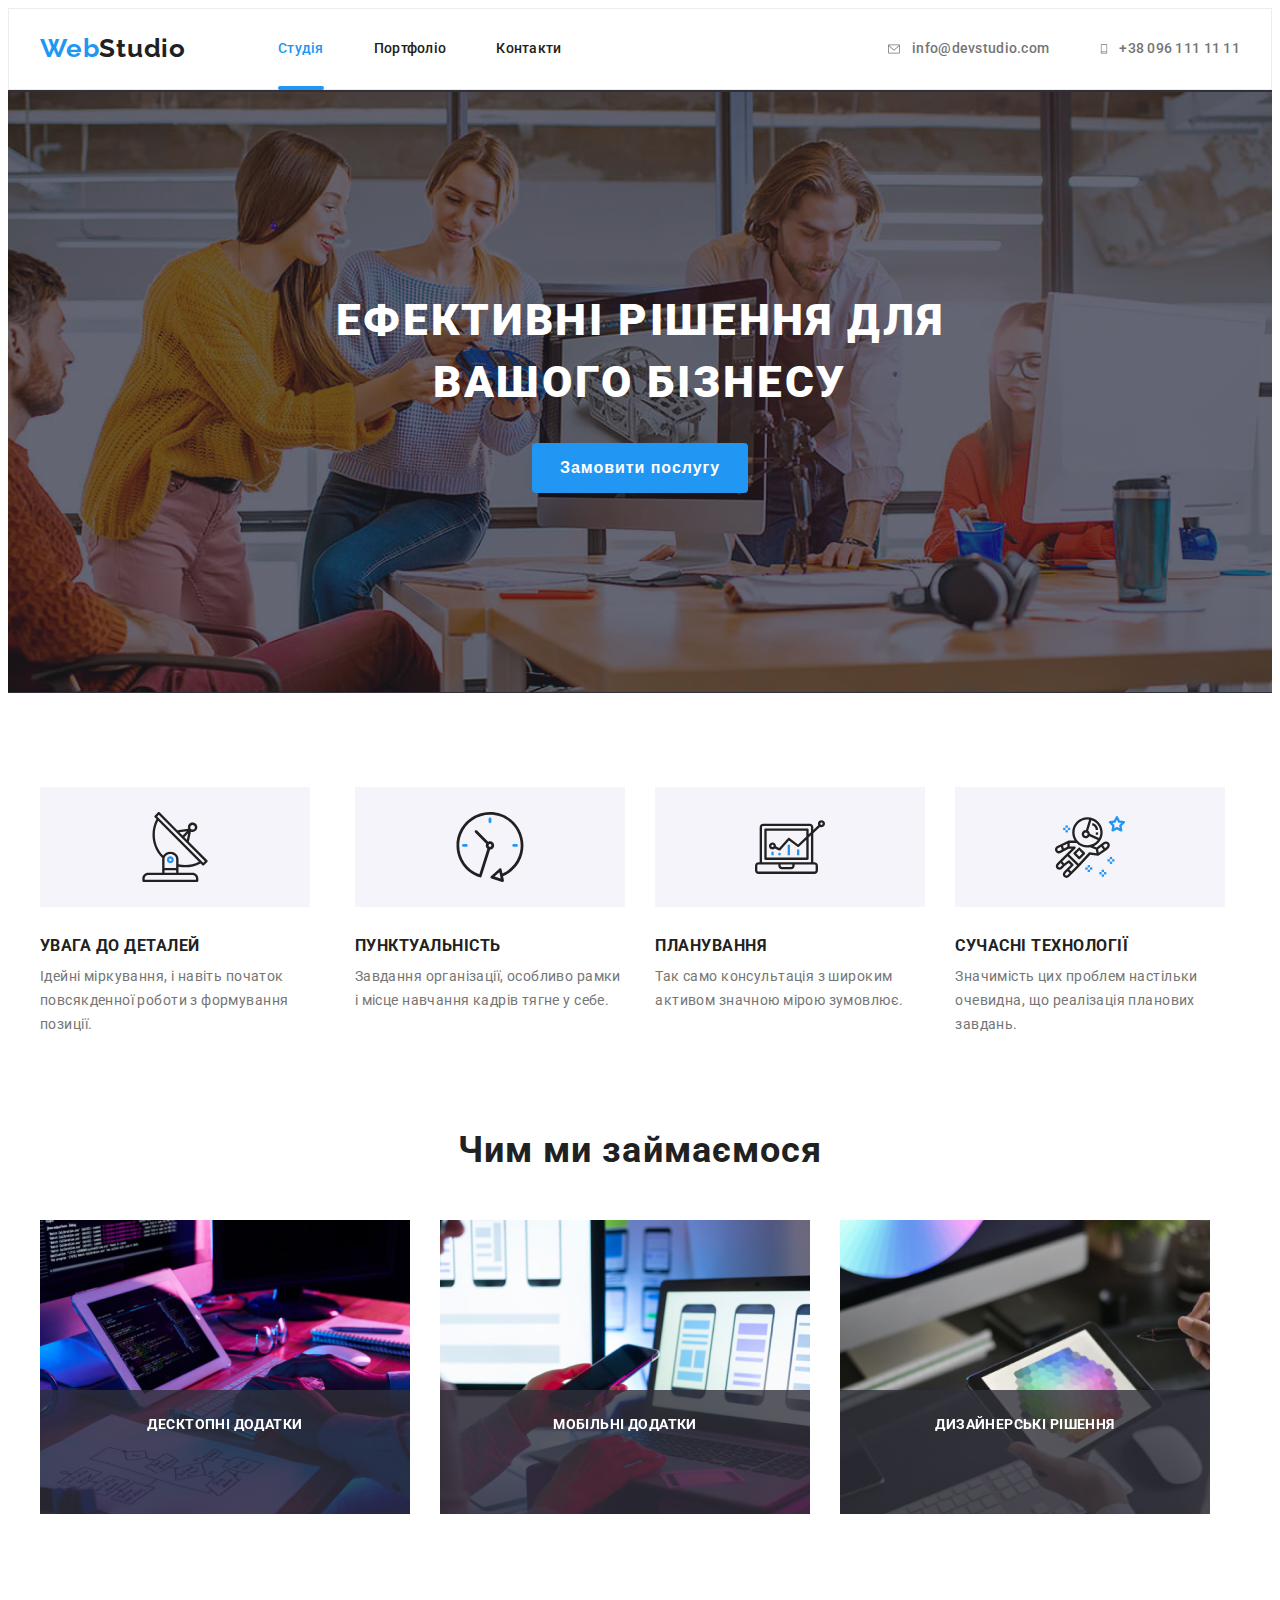
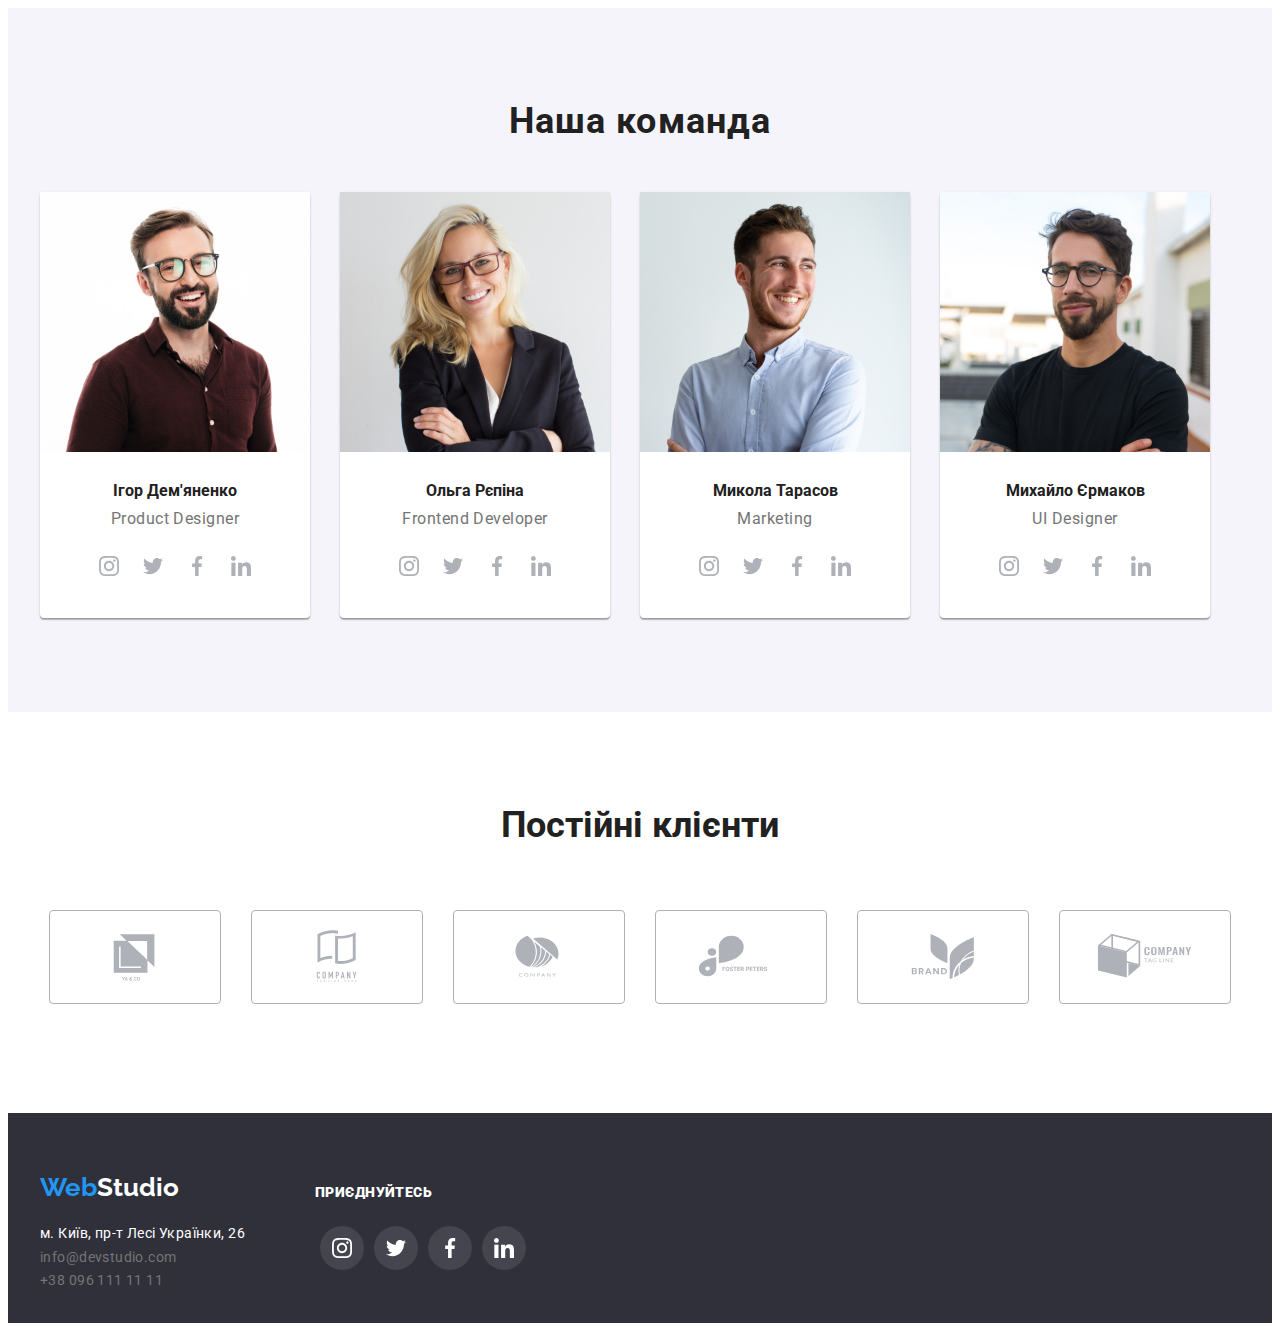
<file: index.html>
<!DOCTYPE html>
<html lang="uk">
  <head>
    <meta charset="UTF-8" />
    <meta http-equiv="X-UA-Compatible" content="IE=edge" />
    <meta name="viewport" content="width=device-width, initial-scale=1.0" />
    <title>Web Studio</title>
    <link rel="preconnect" href="https://fonts.googleapis.com" />
    <link rel="preconnect" href="https://fonts.gstatic.com" crossorigin />
    <link
      href="https://fonts.googleapis.com/css2?family=Raleway:wght@700&family=Roboto:wght@400;500;700;900&display=swap"
      rel="stylesheet"
    />
    <link
      rel="stylesheet"
      href="https://cdnjs.cloudflare.com/ajax/libs/modern-normalize/1.1.0/modern-normalize.min.css"
      integrity="sha512-wpPYUAdjBVSE4KJnH1VR1HeZfpl1ub8YT/NKx4PuQ5NmX2tKuGu6U/JRp5y+Y8XG2tV+wKQpNHVUX03MfMFn9Q=="
      crossorigin="anonymous"
      referrerpolicy="no-referrer"
    />
    <link rel="stylesheet" href="./css/style.css" />
  </head>

  <body>
    <header class="header">
      <div class="header-wrapper container">
        <nav class="header-nav">
          <a lang="en" href="./index.html" class="header-logo"
            ><span class="logo-color">Web</span>Studio</a
          >

          <ul class="header-list list">
            <li class="header-item curret">
              <a href="./index.html" class="header-link curret-page">Студія</a>
            </li>
            <li class="header-item">
              <a href="./portfolio.html" class="header-link link">Портфоліо</a>
            </li>
            <li class="header-item">
              <a href="" class="header-link link">Контакти</a>
            </li>
          </ul>
        </nav>
        <ul class="header-contact-list list">
          <li class="header-item-mail">
            <a href="mailto:info@devstudio.com" class="header-contact link">
              <svg class="icon-mail" height="12px"
              width="16px" > 
                <use href="./images/icons.svg#icon-envelope"></use>
              </svg> 
              info@devstudio.com</a>
          </li>
          <li class="header-item-contact">
            <a href="tel:+380961111111" class="header-contact link">
              <svg class="icon-phone" height="16px" width="10px">
                <use href="./images/icons.svg#icon-smartphone" ></use>
              </svg>
               +38 096 111 11 11</a
            >
          </li>
        </ul>
      </div>
    </header>
    <main>
      <section class="hero section">
        <div class="hero-wrapper container">
          <h1 class="hero-title">Ефективні рішення для вашого бізнесу</h1>
          <button type="button" class="hero-btn" data-modal-open>Замовити послугу</button>
        </div>
        <div class="backdrop is-hidden" data-modal>
          <div class="modal">
            <button type="button" class="modal-btn" data-modal-close>
              <svg class="close-btn-modal" >
                <use href="./images/icons.svg#icon-close" ></use>
              </svg>
            </button>
          </div>
        </div>
      </section>
      <section class="about section">
        <div class="about-wrapper container">
          <h2 class="visually-hidden">Переваги</h2>
          <ul class="about-list list">
            <li class="about-item">
              <div class="about-icons">
                <svg height="70" width="70" >
                  <use href="./images/icons.svg#icon-antenna"></use>
                </svg>
              </div>
              <h3 class="about-title">УВАГА ДО ДЕТАЛЕЙ</h3>
              <p class="about-text">
                Ідейні міркування, і навіть початок повсякденної роботи з
                формування позиції.
              </p>
            </li>
            <li class="about-item">
              <div class="about-icons">
                <svg height="70" width="70" >
                  <use href="./images/icons.svg#icon-clock"></use>
                </svg>
              </div>
              <h3 class="about-title">ПУНКТУАЛЬНІСТЬ</h3>
              <p class="about-text">
                Завдання організації, особливо рамки і місце навчання кадрів
                тягне у себе.
              </p>
            </li>
            <li class="about-item">
              <div class="about-icons">
                <svg height="70" width="70" >
                  <use href="./images/icons.svg#icon-diagram"></use>
                </svg>
              </div>
              <h3 class="about-title">ПЛАНУВАННЯ</h3>
              <p class="about-text">
                Так само консультація з широким активом значною мірою зумовлює.
              </p>
            </li>
            <li class="about-item">
              <div class="about-icons">
                <svg height="70" width="70" >
                  <use href="./images/icons.svg#icon-astronaut"></use>
                </svg>
              </div>
              <h3 class="about-title">СУЧАСНІ ТЕХНОЛОГІЇ</h3>
              <p class="about-text">
                Значимість цих проблем настільки очевидна, що реалізація
                планових завдань.
              </p>
            </li>
          </ul>
        </div>
      </section>
      <section class="work section">
        <div class="work-wrapper container">
          <h2 class="work-title">Чим ми займаємося</h2>
          <ul class="work-list list">
            <li class="work-item">
                <img src="./images/box1.jpg" alt="Десктопні додатки" width="370" />
                <p class="work-description" >Десктопні додатки</p>
            </li>
            <li class="work-item">
              <img
                src="./images/box2.jpg"
                alt="Мобільні додатки"
                width="370"
              />
              <p class="work-description" >Мобільні додатки</p>
            </li>
            <li class="work-item">
              <img src="./images/box3.jpg" alt="Дизайнерські рішення" width="370" />
              <p class="work-description" >Дизайнерські рішення</p>
            </li>
          </ul>
        </div>
      </section>
      <section class="team section">
        <div class="team-wrapper container">
          <h2 class="team-title">Наша команда</h2>
          <ul class="team-list list">
            <li class="team-img">
              <img
                class="img-wrapper"
                src="./images/img1.jpg"
                alt="Фото Ігор Дем'яненко"
                width="270"
              />
              <div class="team-text-wrapper">
                <h3 class="team-pearson">Ігор Дем'яненко</h3>
                <p class="team-description">Product Designer</p>
                <div>
                  <ul class="team-social list" >
                    <li>
                      <a href="" class="social-link">
                        <svg class="team-icon-social" height="20px" width="20px" >
                          <use href="./images/icons.svg#icon-instagram" ></use>
                        </svg>
                      </a>
                    </li>
                    <li>
                      <a href="" class="social-link">
                        <svg class="team-icon-social" height="20px" width="20px" >
                          <use href="./images/icons.svg#icon-twitter" ></use>
                        </svg>
                      </a>
                    </li>
                    <li>
                      <a href="" class="social-link">
                        <svg class="team-icon-social" height="20px" width="20px" >
                          <use href="./images/icons.svg#icon-facebook" ></use>
                        </svg>
                      </a>
                    </li>
                    <li>
                      <a href="" class="social-link">
                        <svg class="team-icon-social" height="20px" width="20px" >
                          <use href="./images/icons.svg#icon-linkedin" ></use>
                        </svg>
                      </a>
                    </li>
                  </ul>
                </div>
              </div>
            </li>
            <li class="team-img">
              <img
                class="img-wrapper"
                src="./images/img2.jpg"
                alt="Фото Ольга Рєпіна"
                width="270"
              />
              <div class="team-text-wrapper">
                <h3 class="team-pearson">Ольга Рєпіна</h3>
                <p class="team-description">Frontend Developer</p>
                <div>
                  <ul class="team-social list" >
                    <li>
                      <a href="" class="social-link">
                        <svg class="team-icon-social" height="20px" width="20px" >
                          <use href="./images/icons.svg#icon-instagram" ></use>
                        </svg>
                      </a>
                    </li>
                    <li>
                      <a href="" class="social-link">
                        <svg class="team-icon-social" height="20px" width="20px" >
                          <use href="./images/icons.svg#icon-twitter" ></use>
                        </svg>
                      </a>
                    </li>
                    <li>
                      <a href="" class="social-link">
                        <svg class="team-icon-social" height="20px" width="20px" >
                          <use href="./images/icons.svg#icon-facebook" ></use>
                        </svg>
                      </a>
                    </li>
                    <li>
                      <a href="" class="social-link">
                        <svg class="team-icon-social" height="20px" width="20px" >
                          <use href="./images/icons.svg#icon-linkedin" ></use>
                        </svg>
                      </a>
                    </li>
                  </ul>
                </div>
              </div>
            </li>
            <li class="team-img">
              <img
                class="img-wrapper"
                src="./images/img3.jpg"
                alt="Фото Микола Тарасов"
                width="270"
              />
              <div class="team-text-wrapper">
                <h3 class="team-pearson">Микола Тарасов</h3>
                <p class="team-description">Marketing</p>
                <div>
                  <ul class="team-social list" >
                    <li>
                      <a href="" class="social-link">
                        <svg class="team-icon-social" height="20px" width="20px" >
                          <use href="./images/icons.svg#icon-instagram" ></use>
                        </svg>
                      </a>
                    </li>
                    <li>
                      <a href="" class="social-link">
                        <svg class="team-icon-social" height="20px" width="20px" >
                          <use href="./images/icons.svg#icon-twitter" ></use>
                        </svg>
                      </a>
                    </li>
                    <li>
                      <a href="" class="social-link">
                        <svg class="team-icon-social" height="20px" width="20px" >
                          <use href="./images/icons.svg#icon-facebook" ></use>
                        </svg>
                      </a>
                    </li>
                    <li>
                      <a href="" class="social-link">
                        <svg class="team-icon-social" height="20px" width="20px" >
                          <use href="./images/icons.svg#icon-linkedin" ></use>
                        </svg>
                      </a>
                    </li>
                  </ul>
                </div>
              </div>
            </li>
            <li class="team-img">
              <img
                class="img-wrapper"
                src="./images/img4.jpg"
                alt="Фото Михайло Єрмаков"
                width="270"
              />
              <div class="team-text-wrapper">
                <h3 class="team-pearson">Михайло Єрмаков</h3>
                <p class="team-description">UI Designer</p>
                <div>
                  <ul class="team-social list" >
                    <li>
                      <a href="" class="social-link">
                        <svg class="team-icon-social" height="20px" width="20px" >
                          <use href="./images/icons.svg#icon-instagram" ></use>
                        </svg>
                      </a>
                    </li>
                    <li>
                      <a href="" class="social-link">
                        <svg class="team-icon-social" height="20px" width="20px" >
                          <use href="./images/icons.svg#icon-twitter" ></use>
                        </svg>
                      </a>
                    </li>
                    <li>
                      <a href="" class="social-link">
                        <svg class="team-icon-social" height="20px" width="20px" >
                          <use href="./images/icons.svg#icon-facebook" ></use>
                        </svg>
                      </a>
                    </li>
                    <li>
                      <a href="" class="social-link">
                        <svg class="team-icon-social" height="20px" width="20px" >
                          <use href="./images/icons.svg#icon-linkedin" ></use>
                        </svg>
                      </a>
                    </li>
                  </ul>
                </div>
              </div>
            </li>
          </ul>
        </div>
      </section>
      <section class="client section">
        <div class="client-wrapper container">
          <h2 class="client-title" >Постійні клієнти</h2>
          <ul class="client-list list" >
            <li class="client-card">
              <a href="" class="client-logo">
                <svg height="60px" width="106px">
                  <use href="./images/icons.svg#icon-Logo1"></use>
                </svg>
              </a>
            </li>
            <li class="client-card">
              <a href="" class="client-logo">
                <svg height="60px" width="106px">
                  <use href="./images/icons.svg#icon-Logo2"></use>
                </svg>
              </a>
            </li>
            <li class="client-card">
              <a href="" class="client-logo">
                <svg height="60px" width="106px">
                  <use href="./images/icons.svg#icon-Logo3"></use>
                </svg>
              </a>
            </li>
            <li class="client-card">
              <a href="" class="client-logo">
                <svg height="60px" width="106px">
                  <use href="./images/icons.svg#icon-Logo4"></use>
                </svg>
              </a>
            </li>
            <li class="client-card">
              <a href="" class="client-logo">
                <svg height="60px" width="106px">
                  <use href="./images/icons.svg#icon-Logo5"></use>
                </svg>
              </a>
            </li>
            <li class="client-card">
              <a href="" class="client-logo">
                <svg height="60px" width="106px">
                  <use href="./images/icons.svg#icon-Logo6"></use>
                </svg>
              </a>
            </li>
          </ul>
        </div>
      </section>
    </main>
    <footer class="footer">
      <div class="footer-container container" >
        <div class="footer-wrapper">
          <address>
            <a lang="en" href="./index.html" class="footer-logo"
              ><span class="logo-color">Web</span>Studio</a
            >
            <ul class="footer-list list">
              <li class="footer-item">
                <a
                  class="footer-map"
                  href="https://goo.gl/maps/qGiQPbmWfuUWFr6U6"
                  target="_blank"
                  rel="noopener noreferrer nofollow"
                  >м. Київ, пр-т Лесі Українки, 26</a
                >
              </li>
              <li class="footer-item">
                <a class="footer-contact" href="mailto:info@devstudio.com"
                  >info@devstudio.com</a
                >
              </li>
              <li class="footer-item">
                <a class="footer-contact" href="tel:+380961111111"
                  >+38 096 111 11 11</a
                >
              </li>
            </ul>
          </address>
        </div>
        <div class="social-footer">
          <p class="footer-social-text"><strong>приєднуйтесь</strong></p>
          <ul class="footer-social-list list" >
            <li>
              <a href="" class="footer-social-link">
                <svg class="team-icon-social" height="20px" width="20px" >
                  <use href="./images/icons.svg#icon-instagram" ></use>
                </svg>
              </a>
            </li>
            <li>
              <a href="" class="footer-social-link">
                <svg class="team-icon-social" height="20px" width="20px" >
                  <use href="./images/icons.svg#icon-twitter" ></use>
                </svg>
              </a>
            </li>
            <li>
              <a href="" class="footer-social-link">
                <svg class="team-icon-social" height="20px" width="20px" >
                  <use href="./images/icons.svg#icon-facebook" ></use>
                </svg>
              </a>
            </li>
            <li>
              <a href="" class="footer-social-link">
                <svg class="team-icon-social" height="20px" width="20px" >
                  <use href="./images/icons.svg#icon-linkedin" ></use>
                </svg>
              </a>
            </li>
          </ul>
        </div>
      </div>
    </footer>
    <script src="./js/modal.js"></script>
  </body>
</html>
</file>
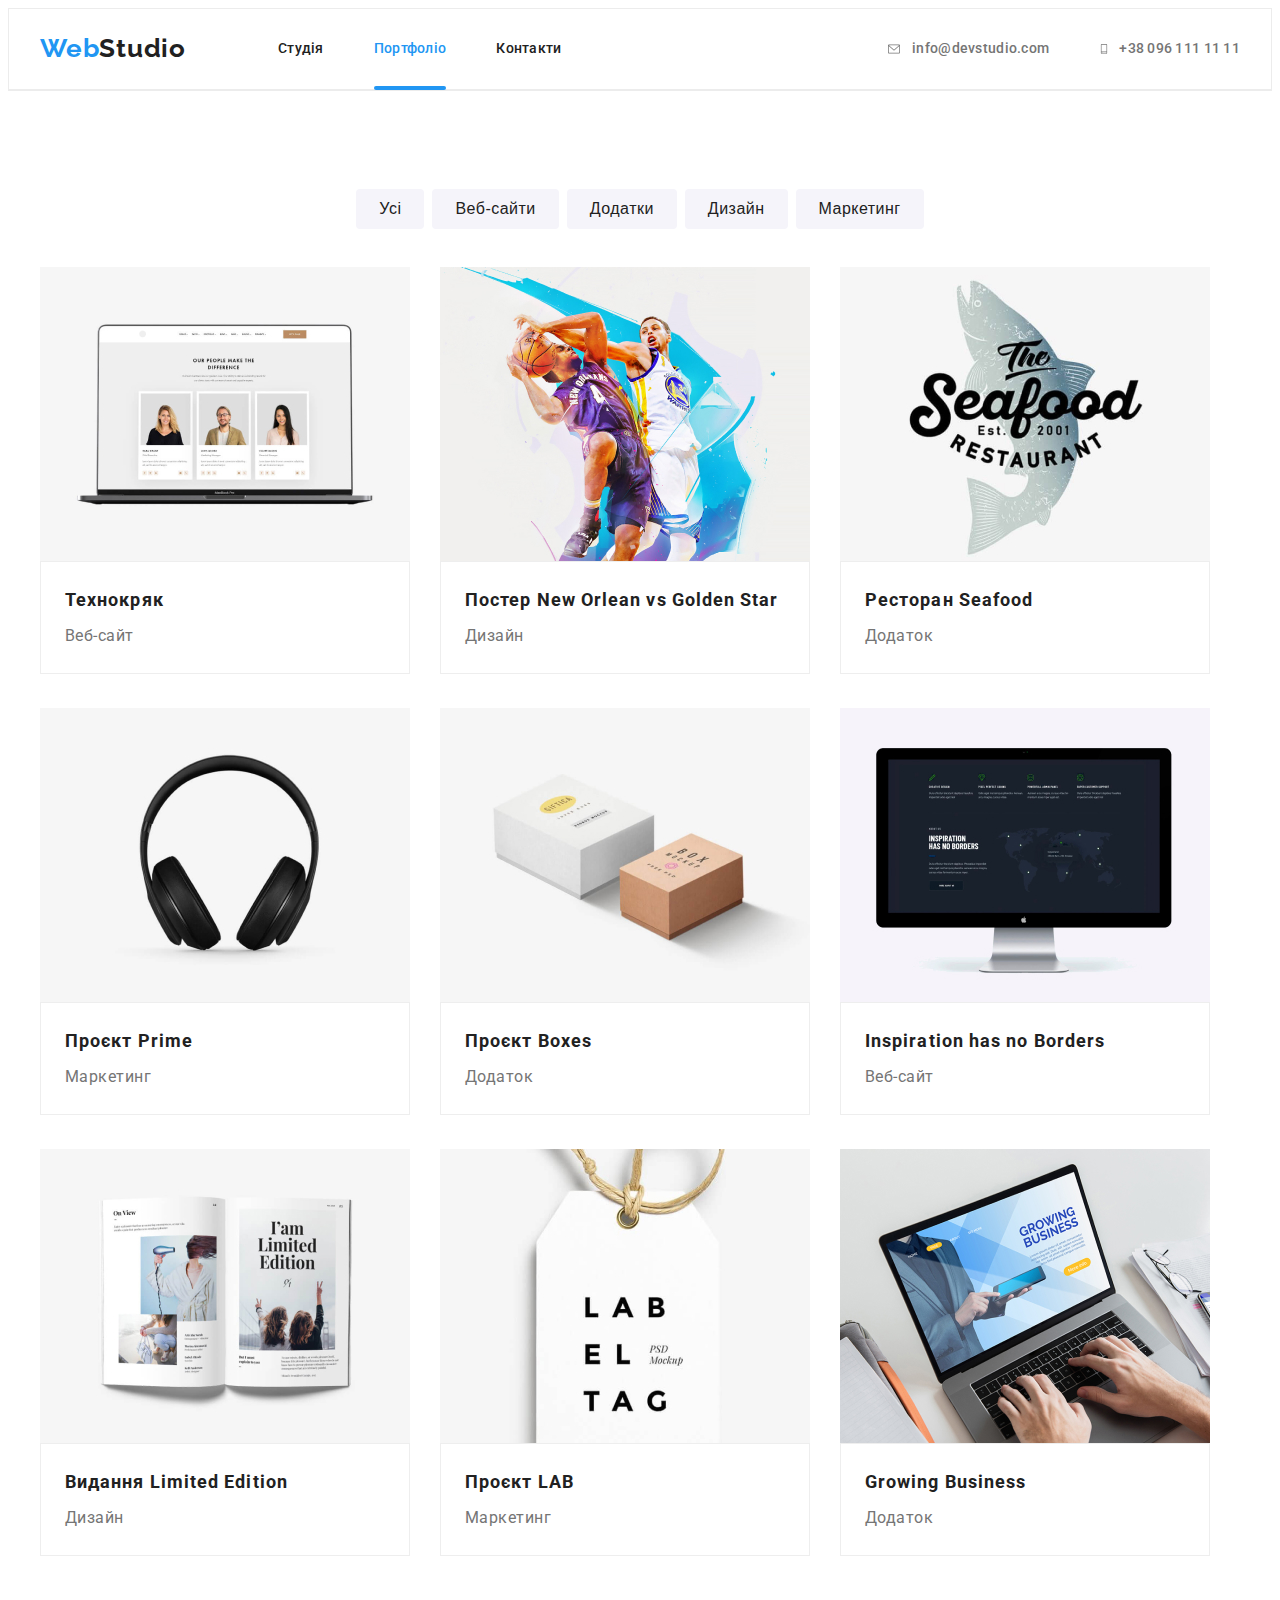
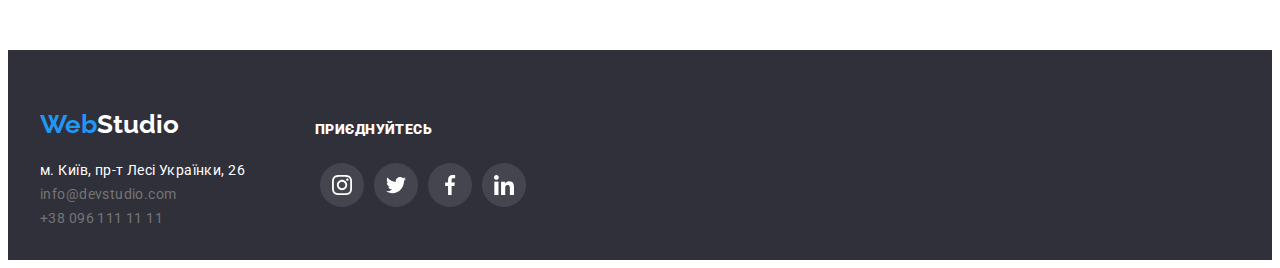
<file: portfolio.html>
<!DOCTYPE html>
<html lang="uk">
  <head>
    <meta charset="UTF-8" />
    <meta http-equiv="X-UA-Compatible" content="IE=edge" />
    <meta name="viewport" content="width=device-width, initial-scale=1.0" />
    <title>Portfolio</title>
    <link rel="preconnect" href="https://fonts.googleapis.com" />
    <link rel="preconnect" href="https://fonts.gstatic.com" crossorigin />
    <link
      href="https://fonts.googleapis.com/css2?family=Raleway:wght@700&family=Roboto:wght@400;500;700;900&display=swap"
      rel="stylesheet"
    />
    <link
      rel="stylesheet"
      href="https://cdnjs.cloudflare.com/ajax/libs/modern-normalize/1.1.0/modern-normalize.min.css"
      integrity="sha512-wpPYUAdjBVSE4KJnH1VR1HeZfpl1ub8YT/NKx4PuQ5NmX2tKuGu6U/JRp5y+Y8XG2tV+wKQpNHVUX03MfMFn9Q=="
      crossorigin="anonymous"
      referrerpolicy="no-referrer"
    />
    <link rel="stylesheet" href="./css/style.css" />
  </head>
  <body>
    <header class="header">
      <div class="header-wrapper container">
        <nav class="header-nav">
          <a lang="en" href="./index.html" class="header-logo"
            ><span class="logo-color">Web</span>Studio</a
          >

          <ul class="header-list list">
            <li class="header-item">
              <a href="./index.html" class="header-link link">Студія</a>
            </li>
            <li class="header-item curret">
              <a href="./portfolio.html" class="header-link curret-page">Портфоліо</a>
            </li>
            <li class="header-item">
              <a href="" class="header-link link">Контакти</a>
            </li>
          </ul>
        </nav>
        <ul class="header-contact-list list">
          <li class="header-item-mail">
            <a href="mailto:info@devstudio.com" class="header-contact link">
              <svg class="icon-mail" height="12px" width="16px">
                <use href="./images/icons.svg#icon-envelope"></use>
              </svg>
              info@devstudio.com</a
            >
          </li>
          <li class="header-item-contact">
            <a href="tel:+380961111111" class="header-contact link">
              <svg class="icon-phone" height="16px" width="10px">
                <use href="./images/icons.svg#icon-smartphone"></use>
              </svg>
              +38 096 111 11 11</a
            >
          </li>
        </ul>
      </div>
    </header>
    <main>
      <section class="menu section">
        <div class="container">
          <h1 class="visually-hidden">Меню</h1>
          <ul class="menu-list list">
            <li><button type="button" class="menu-btn">Усі</button></li>
            <li><button type="button" class="menu-btn">Веб-сайти</button></li>
            <li><button type="button" class="menu-btn">Додатки</button></li>
            <li><button type="button" class="menu-btn">Дизайн</button></li>
            <li><button type="button" class="menu-btn">Маркетинг</button></li>
          </ul>

          <ul class="project-list list">
            <li class="project-item">
              <div class="action-overlay" >
                <img 
                src="./images/project1.jpg"
                alt="Веб-сторінка Технокряк"
                width="370"
                />
                <p class="img-overlay">Ресурс пропонує комплексні пропозиції з різним рівнем функціоналу та сервісів. Все це дозволить відвідувачу отримати вичерпні відомості про компанію чи приватну особу.</p>
              </div>
              
              <div class="project-wrapper">
                <h2 class="project-title">Технокряк</h2>
                <p class="project-description">Веб-сайт</p>
              </div>
            </li>

            <li class="project-item">
              <div class="action-overlay"><img
                src="./images/project2.jpg"
                alt="Дизайн постеру"
                width="370"
              />
              <p class="img-overlay">Ресурс пропонує комплексні пропозиції з різним рівнем функціоналу та сервісів. Все це дозволить відвідувачу отримати вичерпні відомості про компанію чи приватну особу.</p></div>
              
              <div class="project-wrapper">
                <h2 class="project-title">Постер New Orlean vs Golden Star</h2>
                <p class="project-description">Дизайн</p>
              </div>
            </li>
            <li class="project-item">
              <div class="action-overlay"><img
                src="./images/project3.jpg"
                alt="Додаток ресторану"
                width="370"
              />
              <p class="img-overlay">Ресурс пропонує комплексні пропозиції з різним рівнем функціоналу та сервісів. Все це дозволить відвідувачу отримати вичерпні відомості про компанію чи приватну особу.</p></div>
              
              <div class="project-wrapper">
                <h2 class="project-title">Ресторан Seafood</h2>
                <p class="project-description">Додаток</p>
              </div>
            </li>
            <li class="project-item">
              <div class="action-overlay"><img
                src="./images/project4.jpg"
                alt="Маркетинг проєкт"
                width="370"
              />
              <p class="img-overlay">Ресурс пропонує комплексні пропозиції з різним рівнем функціоналу та сервісів. Все це дозволить відвідувачу отримати вичерпні відомості про компанію чи приватну особу.</p></div>
              
              <div class="project-wrapper">
                <h2 class="project-title">Проєкт Prime</h2>
                <p class="project-description">Маркетинг</p>
              </div>
            </li>
            <li class="project-item">
              <div class="action-overlay"><img
                src="./images/project5.jpg"
                alt="Проєкт з додатком"
                width="370"
              />
              <p class="img-overlay">Ресурс пропонує комплексні пропозиції з різним рівнем функціоналу та сервісів. Все це дозволить відвідувачу отримати вичерпні відомості про компанію чи приватну особу.</p></div>
              
              <div class="project-wrapper">
                <h2 class="project-title">Проєкт Boxes</h2>
                <p class="project-description">Додаток</p>
              </div>
            </li>
            <li class="project-item">
              <div class="action-overlay"><img src="./images/project6.jpg" alt="Веб-сторінка" width="370" />
                <p class="img-overlay">Ресурс пропонує комплексні пропозиції з різним рівнем функціоналу та сервісів. Все це дозволить відвідувачу отримати вичерпні відомості про компанію чи приватну особу.</p></div>
              
              <div class="project-wrapper">
                <h2 lang="en" class="project-title">
                  Inspiration has no Borders
                </h2>
                <p class="project-description">Веб-сайт</p>
              </div>
            </li>
            <li class="project-item">
              <div class="action-overlay"><img
                src="./images/project7.jpg"
                alt="Дизайн видання"
                width="370"
              />
              <p class="img-overlay">Ресурс пропонує комплексні пропозиції з різним рівнем функціоналу та сервісів. Все це дозволить відвідувачу отримати вичерпні відомості про компанію чи приватну особу.</p></div>
              
              <div class="project-wrapper">
                <h2 class="project-title">Видання Limited Edition</h2>
                <p class="project-description">Дизайн</p>
              </div>
            </li>
            <li class="project-item">
              <div class="action-overlay"><img
                src="./images/project8.jpg"
                alt="Маркетинг проєкт Лаб"
                width="370"
              />
              <p class="img-overlay">Ресурс пропонує комплексні пропозиції з різним рівнем функціоналу та сервісів. Все це дозволить відвідувачу отримати вичерпні відомості про компанію чи приватну особу.</p></div>
              
              <div class="project-wrapper">
                <h2 class="project-title">Проєкт LAB</h2>
                <p class="project-description">Маркетинг</p>
              </div>
            </li>
            <li class="project-item">
              <div class="action-overlay"><img
                src="./images/project9.jpg"
                alt="Додаток для бізнесу"
                width="370"
              />
              <p class="img-overlay">Ресурс пропонує комплексні пропозиції з різним рівнем функціоналу та сервісів. Все це дозволить відвідувачу отримати вичерпні відомості про компанію чи приватну особу.</p></div>
              
              <div class="project-wrapper">
                <h2 lang="en" class="project-title">Growing Business</h2>
                <p class="project-description">Додаток</p>
              </div>
            </li>
          </ul>
        </div>
      </section>
    </main>
    <footer class="footer">
      <div class="footer-container container">
        <div class="footer-wrapper">
          <address>
            <a lang="en" href="./index.html" class="footer-logo"
              ><span class="logo-color">Web</span>Studio</a
            >
            <ul class="footer-list list">
              <li class="footer-item">
                <a
                  class="footer-map"
                  href="https://goo.gl/maps/qGiQPbmWfuUWFr6U6"
                  target="_blank"
                  rel="noopener noreferrer nofollow"
                  >м. Київ, пр-т Лесі Українки, 26</a
                >
              </li>
              <li class="footer-item">
                <a class="footer-contact" href="mailto:info@devstudio.com"
                  >info@devstudio.com</a
                >
              </li>
              <li class="footer-item">
                <a class="footer-contact" href="tel:+380961111111"
                  >+38 096 111 11 11</a
                >
              </li>
            </ul>
          </address>
        </div>
        <div class="social-footer">
          <p class="footer-social-text"><strong>приєднуйтесь</strong></p>
          <ul class="footer-social-list list">
            <li>
              <a href="" class="footer-social-link">
                <svg class="team-icon-social" height="20px" width="20px">
                  <use href="./images/icons.svg#icon-instagram"></use>
                </svg>
              </a>
            </li>
            <li>
              <a href="" class="footer-social-link">
                <svg class="team-icon-social" height="20px" width="20px">
                  <use href="./images/icons.svg#icon-twitter"></use>
                </svg>
              </a>
            </li>
            <li>
              <a href="" class="footer-social-link">
                <svg class="team-icon-social" height="20px" width="20px">
                  <use href="./images/icons.svg#icon-facebook"></use>
                </svg>
              </a>
            </li>
            <li>
              <a href="" class="footer-social-link">
                <svg class="team-icon-social" height="20px" width="20px">
                  <use href="./images/icons.svg#icon-linkedin"></use>
                </svg>
              </a>
            </li>
          </ul>
        </div>
      </div>
    </footer>
  </body>
</html>
</file>
<file: css/style.css>
:root {
  --primary-color: #212121;
  --sencondary-color: #757575;
  --active-color: #2196f3;
  --about-background: #F5F4FA;
  --social-link:  #AFB1B8;
}

h1,
h2,
h3,
h4,
h5,
h6,
ul,
p {
  margin: 0;
}

ul {
  padding-left: 0;
}

body {
  color: var(--primary-color);
  font-family: "Roboto";
  line-height: 1.1;
  font-size: 14px;
}

img{
  display: block;
}

a{
  display: block;
}




.list {
  list-style: none;
}

.container {
  width: 1200px;
  margin-left: auto;
  margin-right: auto;
}

.section {
  padding: 94px 0px;
}

.header{
  border: 1px solid #ececec;
}

.header-wrapper {
  display: flex;
  padding-left: 15px;
  padding-right: 15px;
  margin: 0 auto;
  padding-top: 24px;
  align-items: center;
  padding-bottom: 25px;
}

.header-nav {
  display: flex;
  align-items: center;
}

.header-logo {
  font-family: "Raleway";
  font-weight: 700;
  text-decoration: none;
  color: var(--primary-color);
  font-size: 26px;
  letter-spacing: 0.03em;
  line-height: 1.2;
  margin-right: 92px;
  transition: color 250ms cubic-bezier(0.4, 0, 0.2, 1);
}

.logo-color {
  color: #2196f3;
  
}
.header-logo:focus,
.header-logo:hover {
  color: var(--active-color);
  
}

.header-list {
  display: flex;
  align-items: center;
}



.header-item:not(:first-child) {
  margin-left: 50px;
}

.header-link {
  position: relative;
  color: var(--primary-color);
  font-weight: 500;
  letter-spacing: 0.02em;
  text-decoration: none;
  transition: color 250ms cubic-bezier(0.4, 0, 0.2, 1);

}

 .curret-page{
  color: var(--active-color);
}

.header-item{
  position: relative;
}
.curret::after{
  content: '';
  position: absolute;
  left: 0;
  bottom: -34px;
  width: 100%;
  height: 4px;
  background-color: var(--active-color);
  display: block;
  border-radius: 2px;
}

.header-link::after{
  content: '';
  position: absolute;
  left: 0;
  bottom: -34px;
  width: 100%;
  height: 4px;
  background-color: var(--active-color);
  display: block;
  border-radius: 2px;
  transform: scaleX(0);
  transition: transform 250ms cubic-bezier(0.4, 0, 0.2, 1);
}

.header-link:focus::after,
.header-link:hover::after{
  transform: scaleX(1);

}

.header-link:hover,
.header-link:focus {
  color: var(--active-color);
  
}

.header-contact-list {
  display: flex;
  align-items: center;
  margin-left: auto;
}

.header-contact {
  color: var(--sencondary-color);
  text-decoration: none;
  font-weight: 500;
  letter-spacing: 0.02em;
  display: flex;
  align-items: center;
  transition-property: color, fill; 
  transition-timing-function: cubic-bezier(0.4, 0, 0.2, 1);
  transition-duration: 250ms
}

.header-contact:hover,
.header-contact:focus {
  color: var(--active-color);
  fill: currentColor;
  
}

.header-item-contact {
  margin-left: 50px;
}

.icon-mail{
  fill: currentColor;
  margin-right: 10px;
}

.icon-mail:hover,
.icon-mail:focus{
  fill: currentColor;
}

.icon-phone{
  margin-right: 10px;
  fill: currentColor;
  
}

.icon-phone:hover,
.icon-phone:focus{
  fill: currentColor;
  
}


.hero {
  background-color: #2f303a;
  background-repeat: no-repeat;
  background-position: center, center;
  background-image: linear-gradient(to right, rgba(47, 48, 58, 0.4), rgba(47, 48, 58, 0.4)),
   url(../images/heroimg.jpg);
   background-size: 1600px 600px;
  padding-top: 200px;
  padding-bottom: 200px;
  
}

.hero-wrapper {
  text-align: center;
}

.hero-title {
  color: #ffffff;
  font-weight: 900;
  font-size: 44px;
  letter-spacing: 0.06em;
  text-transform: uppercase;
  line-height: 1.4;
  max-width: 696px;
  margin: auto;
  
}

.hero-btn {
  color: #ffffff;
  background-color: var(--active-color);
  font-size: 16px;
  font-weight: 700;
  letter-spacing: 0.06em;
  cursor: pointer;
  margin-top: 30px;
  border-radius: 4px;
  width: 216px;
  height: 50px;
  border: inherit;
  transition-property: background-color, color; 
  transition-timing-function: cubic-bezier(0.4, 0, 0.2, 1);
  transition-duration: 250ms

}
.hero-btn:hover,
.hero-btn:focus{
  background-color: #188CE8;
  color: #ffffff;
}


.backdrop{
  position: fixed;
  top: 0;
  left: 0;
  width: 100%;
  height: 100%;
  background-color: rgba(0, 0, 0, 0.1);
  transition: opacity 750ms cubic-bezier(0.4, 0, 0.2, 1);
}

.backdrop.is-hidden{
  opacity: 0;
  pointer-events: none;
}

.modal{
  position: absolute;
  top: 50%;
  left: 50%;
  transform: translate(-50%, -50%);
  width: 528px;
  height: 581px;
  background-color: #ffffff;
}

.modal-btn{
  display: flex;
  margin-top: 8px;
  margin-left: 490px;
  width: 30px;
  height: 30px;
  align-items: center;
  border-radius: 50%;
  background-color: #ffffff;
  cursor: pointer;
  border: 1px solid rgba(0, 0, 0, 0.1);
}



.close-btn-modal{
  height: 18px;
  width: 18px;
  

}

.visually-hidden {
  position: absolute;
  white-space: nowrap;
  width: 1px;
  height: 1px;
  overflow: hidden;
  border: 0;
  padding: 0;
  clip: rect(0 0 0 0);
  clip-path: inset(50%);
  margin: -1px;
}

.about-list {
  display: flex;
  
}

.about-item:not(:first-child) {
  margin-left: 30px;
  
}

.about-icons{
  height: 120px;
  width: 270px;
  background-color: var(--about-background);
  display: flex;
  align-items: center;
  justify-content: center;
  margin-bottom: 30px;
  
}


.about-title {
  color: var(--primary-color);
  font-weight: 700;
  letter-spacing: 0.03em;
  text-transform: uppercase;
  margin-bottom: 10px;
}
.about-text {
  color: var(--sencondary-color);
  letter-spacing: 0.03em;
  line-height: 1.7;
}

.work{
  padding: 0 0 94px 0;
}

.work-list {
  display: flex;
  align-items: center;
  margin-top: 50px;
}

.work-item{
  position: relative;
}

.work-description{
  position: absolute;
  bottom: 0;
  left: 0;
  display: block;
  height: 70px;
  width: 370px;
  background-color: rgba(47, 48, 58, 0.8);
  text-align: center;
  color: #ffffff;
  padding: 27px 0px;
  font-weight: 700;
  letter-spacing: 0.03em;
  text-transform: uppercase;
}

.work-title {
  color: var(--primary-color);
  font-weight: 700;
  font-size: 36px;
  letter-spacing: 0.03em;
  text-align: center;
  
}

.work-item:not(:first-child) {
  margin-left: 30px;
}

.team {
  background-color: var(--about-background);
}
.team-list {
  display: flex;
  align-items: center;
  
}

.team-img{
  box-shadow: 0px 1px 3px rgba(0, 0, 0, 0.12), 0px 1px 1px rgba(0, 0, 0, 0.14), 0px 2px 1px rgba(0, 0, 0, 0.2);
  margin-top: 50px;
  border-radius: 4px;
  background-color: #ffffff;
}
 
.team-title {
  font-weight: 700;
  font-size: 36px;
  letter-spacing: 0.03em;
  text-align: center;
}

.team-person {
  color: var(--primary-color);
  font-weight: 500;
  font-size: 16px;
  letter-spacing: 0.03em;
  line-height: 1.1;
  display: block;
}
.team-description {
  color: var(--sencondary-color);
  font-size: 16px;
  letter-spacing: 0.03em;
  margin-top: 10px;
}

.img-wrapper {
  display: block;
  
}

.team-img:not(:first-child) {
  margin-left: 30px;
}

.team-text-wrapper{
  text-align: center;
  padding: 30px 0;
}

.team-social{
  display: flex;
  background-position: center;
  justify-content: center;
  margin-top: 16px;

}


.social-link{
  height: 44px;
  width: 44px;
  align-items: center;
  justify-content: center;
  display: flex;
  border-radius: 50%;
  fill: var(--social-link);
  transition-property: background-color, fill; 
  transition-timing-function: cubic-bezier(0.4, 0, 0.2, 1);
  transition-duration: 250ms

}

.social-link:hover,
.social-link:focus{
  background-color: var(--active-color);
  fill: #ffffff;
  
}

.client-title{
  font-weight: 700;
  font-size: 36px;
  color: var(--primary-color);
  text-align: center;
  letter-spacing: 0,03em;
}

.client-list{
  display: flex;
  align-items: center;
  justify-content: center;
}

.client-card{
  margin: 15px;     
}

.client-logo{
  fill: var(--social-link);
  border: 1px solid #AFB1B8;
  justify-content: center;
  align-items: center;
  height: 92px;
  width: 170px;
  display: flex;
  margin-top: 50px;
  border-radius: 4px;
  transition-property: border, fill; 
  transition-timing-function: cubic-bezier(0.4, 0, 0.2, 1);
  transition-duration: 250ms
}


.client-logo:hover,
.client-logo:focus{
  fill: var(--active-color);
  border: 1px solid var(--active-color);
}



.footer {
  background-color: #2f303a;
  
}

.footer-container{
  display: flex;
}

.footer-logo {
  font-weight: 700;
  font-size: 26px;
  font-family: "Raleway";
  text-decoration: none;
  font-style: normal;
  color: #ffffff;
  display: block;
  padding-top: 60px;
  margin-bottom: 20px;
  transition: color 250ms cubic-bezier(0.4, 0, 0.2, 1);
}

.footer-logo:focus,
.footer-logo:hover {
  color: var(--active-color);
}

.footer-map {
  color: #ffffff;
  text-decoration: none;
  font-style: normal;
  letter-spacing: 0.03em;
  line-height: 1.7;
  transition: color 250ms cubic-bezier(0.4, 0, 0.2, 1);
}
.footer-map:hover,
.footer-map:focus {
  color: var(--active-color);
}

.footer-contact {
  color: var(--sencondary-color);
  text-decoration: none;
  font-style: normal;
  letter-spacing: 0.03em;
  line-height: 1.7;
  display: block;
  transition: color 250ms cubic-bezier(0.4, 0, 0.2, 1);
}

.footer-item:nth-child(3n) {
  padding-bottom: 30px;
}

.footer-contact:hover,
.footer-contact:focus {
  color: var(--active-color);
}

.social-footer{
  margin-left: 70px;
  
}

.footer-social-text{
  font-weight: 700;
  letter-spacing: 0.03em;
  text-transform: uppercase;
  color: #ffffff;
  margin-top: 72px;
}

.footer-social-list{
  display: flex;
  align-items: center;
  margin-top: 20px;
}

.footer-social-link{
  height: 44px;
  width: 44px;
  align-items: center;
  justify-content: center;
  display: flex;
  border-radius: 50%;
  fill: #ffffff;
  background-color: rgba(255, 255, 255, 0.1);
  margin: 5px;
  transition: background-color 250ms cubic-bezier(0.4, 0, 0.2, 1);
}

.footer-social-link:hover,
.footer-social-link:focus{
  background-color: var(--active-color);
}

.menu{
  border-top: 1px solid #ececec;
}

.menu-list {
  display: flex;
  align-items: center;
  justify-content: center;
}

.menu-btn {
  font-weight: 500;
  font-size: 16px;
  letter-spacing: 0.03em;
  color: var(--primary-color);
  line-height: 1.6;
  cursor: pointer;
  margin: 4px;
  border-radius: 4px;
  border: 1px solid transparent;
  background-color: #F5F4FA;
  padding: 6px 22px;
  
  transition-property: color, background-color, box-shadow; 
  transition-timing-function: cubic-bezier(0.4, 0, 0.2, 1);
  transition-duration: 250ms
}



.menu-btn:hover,
.menu-btn:focus {
  background-color: var(--active-color);
  color: #ffffff;
  box-shadow:  0px 3px 1px rgba(0, 0, 0, 0.1), 0px 1px 2px rgba(0, 0, 0, 0.08), 0px 2px 2px rgba(0, 0, 0, 0.12);
}

.project-title {
  font-weight: 700;
  font-size: 18px;
  letter-spacing: 0.06em;
  color: var(--primary-color);
  letter-spacing: 0.06em;
  line-height: 2;
  
}

.project-list {
  display: flex;
  flex-wrap: wrap;
}

.project-item {
  position: relative;
  width: 370px;
  margin-top: 34px;
  margin-right: 30px;
  transition: box-shadow 250ms cubic-bezier(0.4, 0, 0.2, 1);
}

 .action-overlay{
  position: relative;
  display: block;
 overflow: hidden;
  
 }

 .img-overlay{
  position: absolute;
  display: block;
  width: 100%;
  height: 294px;
  line-height: 1.56;
  color: #ffffff;
  background-color: rgba(33, 150, 243, 0.9);
  padding: 63px 24px;
  opacity: 0;
  font-size: 18px;
  transition: transform 250ms cubic-bezier(0.4, 0, 0.2, 1);
  
 }

.project-item:hover .img-overlay{
  opacity: 1;
  transform: translateY(-100%);
 }

.project-item:nth-child(3n) {
  margin-right: 0;
}

.project-item:nth-last-child(-n + 3) {
  margin-bottom: 0;
}

.project-item:hover,
.project-item:focus{
  box-shadow: 0px 1px 1px rgba(0, 0, 0, 0.12), 0px 4px 4px rgba(0, 0, 0, 0.06), 1px 4px 6px rgba(0, 0, 0, 0.16);
}

.project-description {
  font-size: 16px;
  letter-spacing: 0.03em;
  color: var(--sencondary-color);
  line-height: 2.2;
}

.project-wrapper {
  padding: 20px 24px;
  border: 1px solid #EEEEEE;
}
</file>
